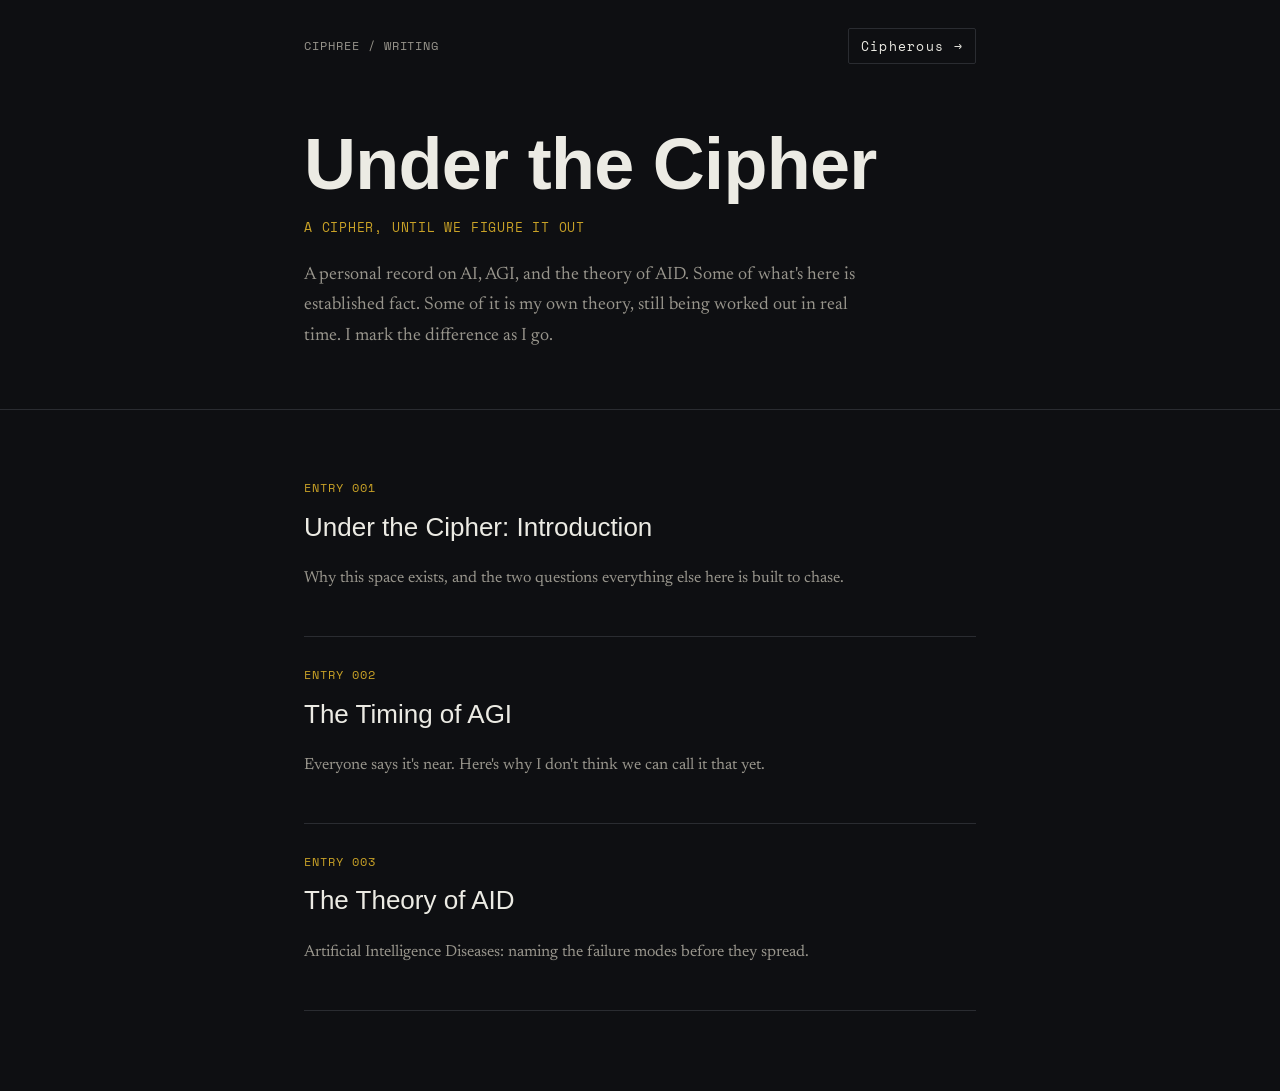
<file: index.html>
<!doctype html>
<html lang="en">
<head>
<meta charset="utf-8">
<meta name="viewport" content="width=device-width, initial-scale=1">

<title>Under the Cipher — AGI Timing, AI Failure Modes & the Theory of AID | Cipherous</title>
<meta name="description" content="A personal record on AI, AGI timelines, and the theory of AID (Artificial Intelligence Diseases) — written by Cipherous, founder of Ciphree.">
<meta name="robots" content="index, follow">
<link rel="canonical" href="https://utc.ciphree.com.et/">

<!-- Open Graph -->
<meta property="og:type" content="website">
<meta property="og:title" content="Under the Cipher — a personal record on AI, AGI & AID">
<meta property="og:description" content="Some of what's here is established fact. Some is my own theory, still being worked out in real time. I mark the difference as I go.">
<meta property="og:url" content="https://utc.ciphree.com.et/">
<meta property="og:site_name" content="Ciphree">
<meta property="og:locale" content="en_US">

<!-- Twitter -->
<meta name="twitter:card" content="summary">
<meta name="twitter:title" content="Under the Cipher — a personal record on AI, AGI & AID">
<meta name="twitter:description" content="A cipher, until we figure it out. Writing on AGI timing and the theory of AID by Cipherous.">

<link rel="stylesheet" href="style.css">

<!-- Structured data -->
<script type="application/ld+json">
{
  "@context": "https://schema.org",
  "@type": "Blog",
  "name": "Under the Cipher",
  "description": "A personal record on AI, AGI, and the theory of AID.",
  "url": "https://utc.ciphree.com.et/",
  "author": {
    "@type": "Person",
    "name": "Cipherous",
    "url": "https://ciphree.com.et"
  },
  "blogPost": [
    {
      "@type": "BlogPosting",
      "headline": "Under the Cipher: Introduction",
      "url": "https://utc.ciphree.com.et/utc-intro.html",
      "description": "Why this space exists, and the two questions everything else here is built to chase."
    },
    {
      "@type": "BlogPosting",
      "headline": "The Timing of AGI",
      "url": "https://utc.ciphree.com.et/agi-timing.html",
      "description": "Everyone says it's near. Here's why I don't think we can call it that yet."
    },
    {
      "@type": "BlogPosting",
      "headline": "The Theory of AID",
      "url": "https://utc.ciphree.com.et/aid-theory.html",
      "description": "Artificial Intelligence Diseases: naming the failure modes before they spread."
    }
  ]
}
</script>
</head>
<body>

<header class="site-header">
  <div class="wrap">
    <span class="chrome">Ciphree / Writing</span>
    <a class="mark" href="https://cipherous.ciphree.com.et">Cipherous →</a>
  </div>
</header>

<main>
  <section class="hero">
    <div class="wrap">
      <h1 class="hero-title" data-decode>Under the Cipher</h1>
      <p class="hero-tagline">a cipher, until we figure it out</p>
      <p class="hero-intro">
        A personal record on AI, AGI, and the theory of AID. Some of what's here
        is established fact. Some of it is my own theory, still being worked out
        in real time. I mark the difference as I go.
      </p>
    </div>
  </section>

  <section class="log">
    <div class="wrap">

      <article>
        <a class="entry" href="utc-intro.html">
          <div class="entry-num">ENTRY 001</div>
          <h2 class="entry-title">Under the Cipher: Introduction</h2>
          <p class="entry-teaser">Why this space exists, and the two questions everything else here is built to chase.</p>
        </a>
      </article>

      <article>
        <a class="entry" href="agi-timing.html">
          <div class="entry-num">ENTRY 002</div>
          <h2 class="entry-title">The Timing of AGI</h2>
          <p class="entry-teaser">Everyone says it's near. Here's why I don't think we can call it that yet.</p>
        </a>
      </article>

      <article>
        <a class="entry" href="aid-theory.html">
          <div class="entry-num">ENTRY 003</div>
          <h2 class="entry-title">The Theory of AID</h2>
          <p class="entry-teaser">Artificial Intelligence Diseases: naming the failure modes before they spread.</p>
        </a>
      </article>

    </div>
  </section>
</main>

<script src="script.js"></script>
</body>
</html>
</file>
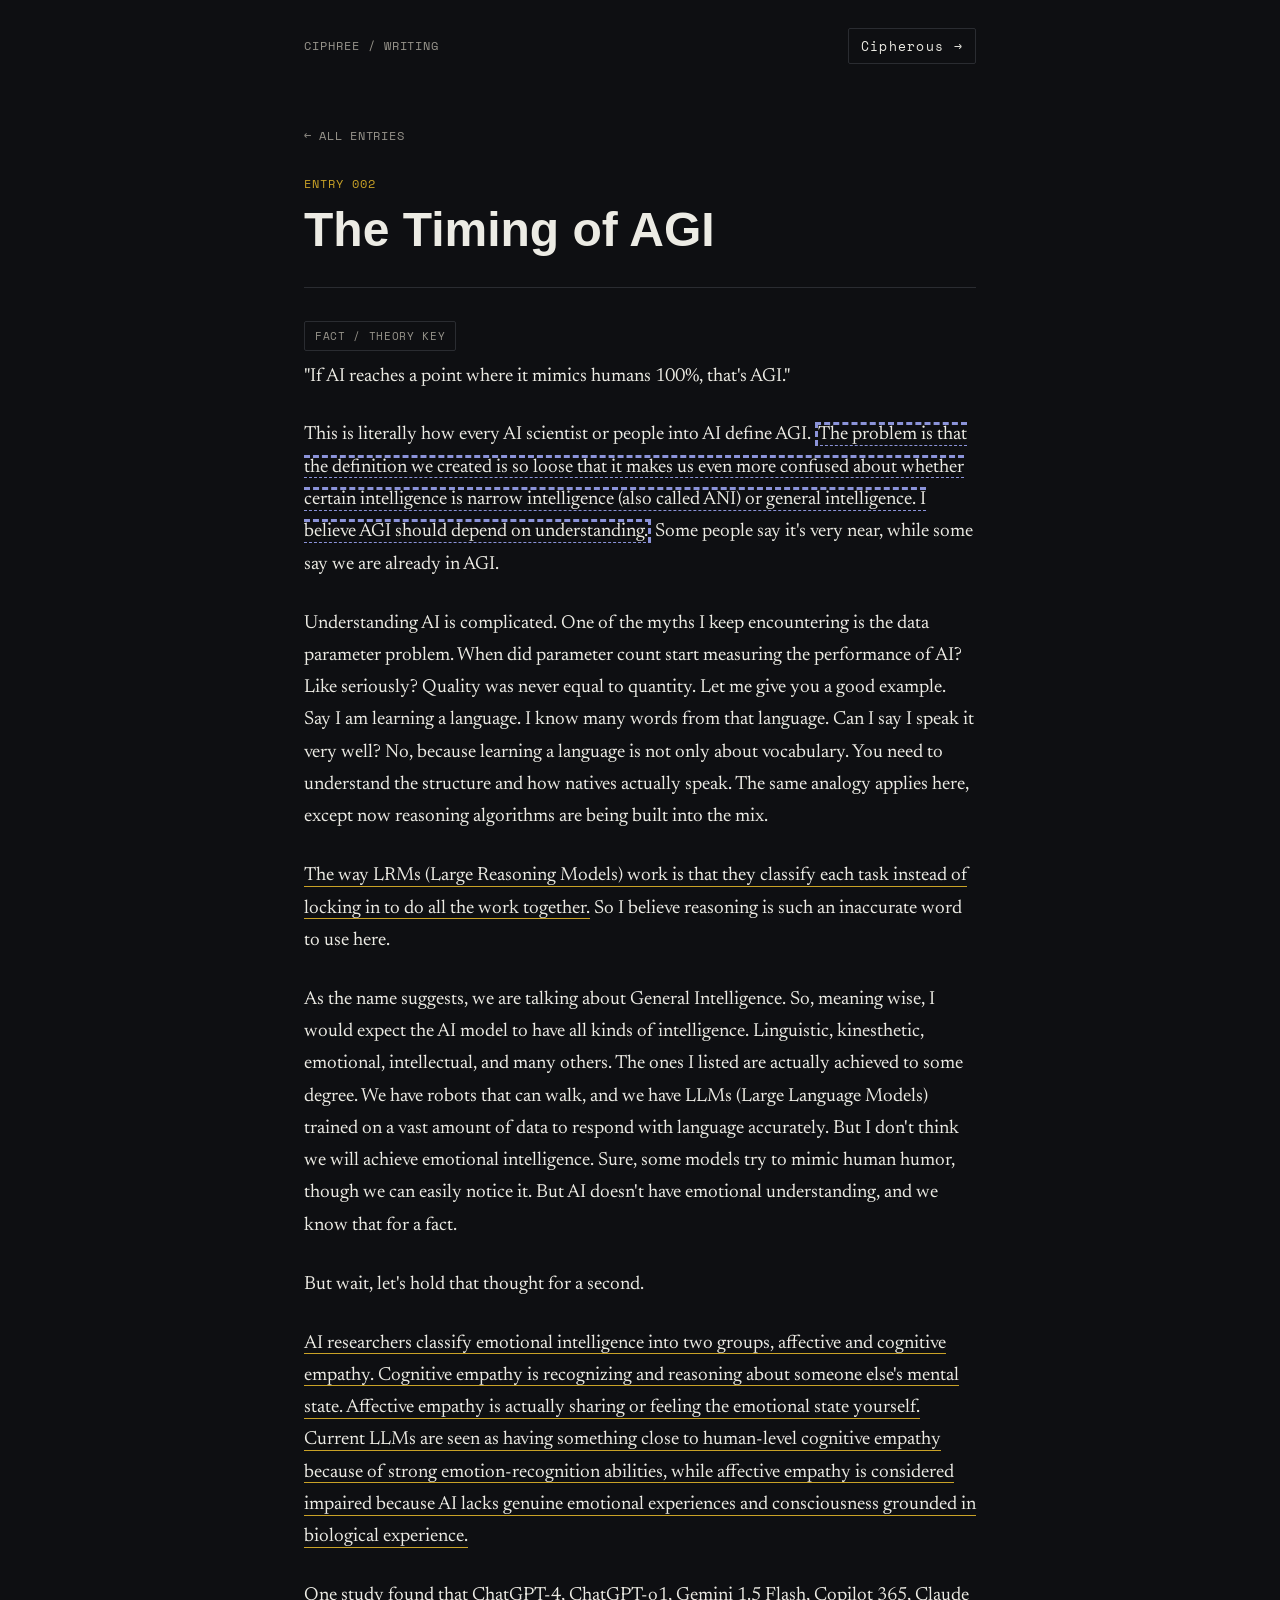
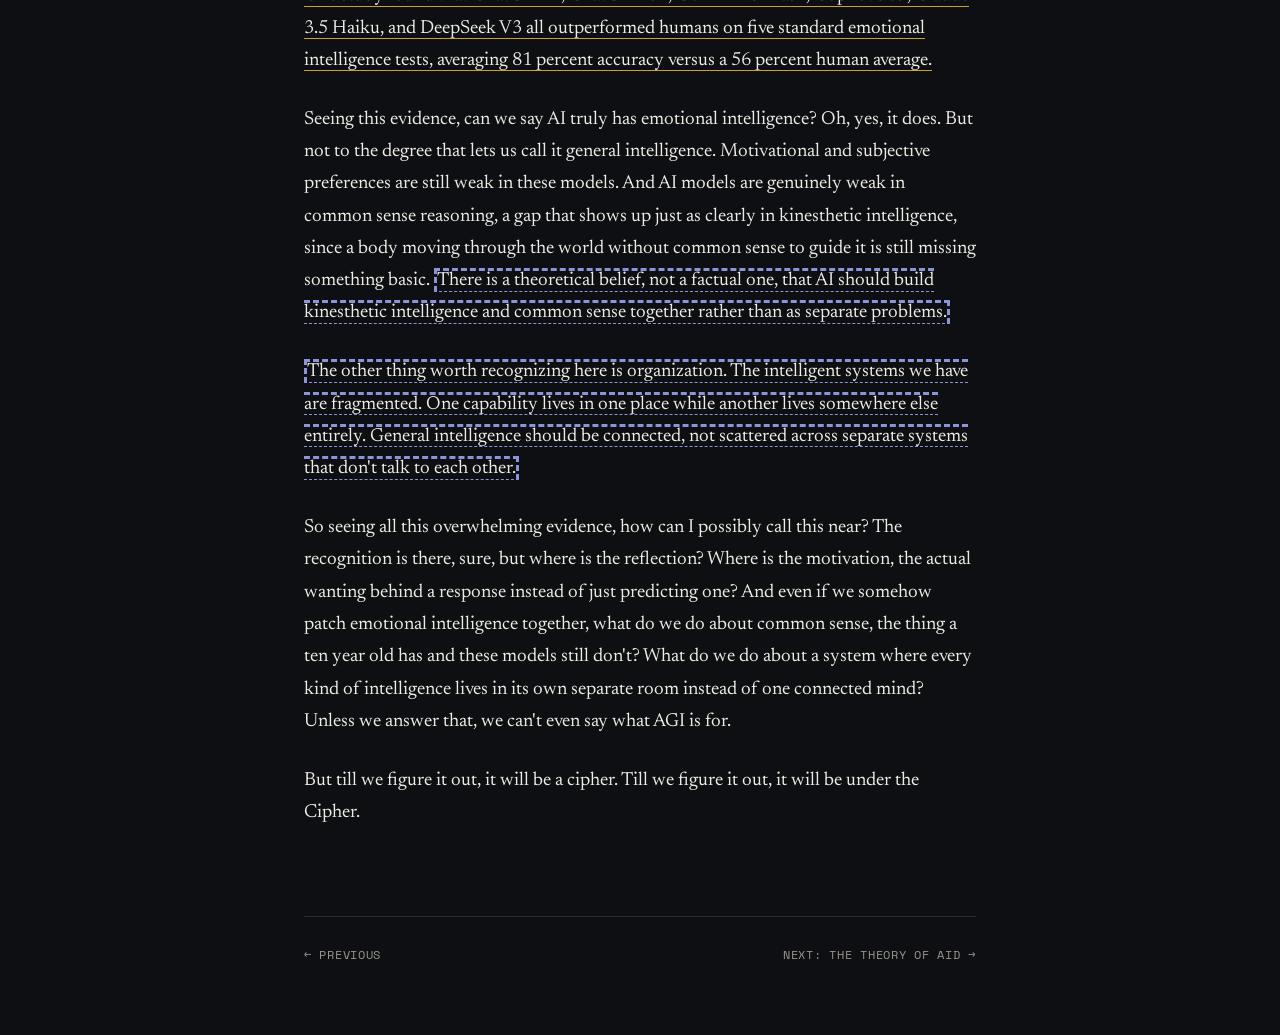
<file: agi-timing.html>
<!doctype html>
<html lang="en">
<head>
<meta charset="utf-8">
<meta name="viewport" content="width=device-width, initial-scale=1">
<title>The Timing of AGI — Under the Cipher</title>
<link rel="stylesheet" href="style.css">
</head>
<body>

<header class="site-header">
  <div class="wrap">
    <span class="chrome">Ciphree / Writing</span>
    <a class="mark" href="https://cipherous.ciphree.com.et">Cipherous →</a>
  </div>
</header>

<main class="wrap">

  <div class="article-header">
    <a class="back-link" href="index.html">← All entries</a>
    <div class="article-eyebrow">Entry 002</div>
    <h1 class="article-title">The Timing of AGI</h1>
  </div>

  <button class="legend-toggle" data-legend-toggle>Fact / theory key</button>
  <div class="legend" data-legend hidden>
    <span class="legend-item"><span class="legend-dot fact"></span> Established fact</span>
    <span class="legend-item"><span class="legend-dot theory"></span> My own theory</span>
  </div>

  <article class="article-body">

    <p>"If AI reaches a point where it mimics humans 100%, that's AGI."</p>

    <p>This is literally how every AI scientist or people into AI define AGI. <span class="theory">The problem is that the definition we created is so loose that it makes us even more confused about whether certain intelligence is narrow intelligence (also called ANI) or general intelligence. I believe AGI should depend on understanding.</span> Some people say it's very near, while some say we are already in AGI.</p>

    <p>Understanding AI is complicated. One of the myths I keep encountering is the data parameter problem. When did parameter count start measuring the performance of AI? Like seriously? Quality was never equal to quantity. Let me give you a good example. Say I am learning a language. I know many words from that language. Can I say I speak it very well? No, because learning a language is not only about vocabulary. You need to understand the structure and how natives actually speak. The same analogy applies here, except now reasoning algorithms are being built into the mix.</p>

    <p><span class="fact">The way LRMs (Large Reasoning Models) work is that they classify each task instead of locking in to do all the work together.</span> So I believe reasoning is such an inaccurate word to use here.</p>

    <p>As the name suggests, we are talking about General Intelligence. So, meaning wise, I would expect the AI model to have all kinds of intelligence. Linguistic, kinesthetic, emotional, intellectual, and many others. The ones I listed are actually achieved to some degree. We have robots that can walk, and we have LLMs (Large Language Models) trained on a vast amount of data to respond with language accurately. But I don't think we will achieve emotional intelligence. Sure, some models try to mimic human humor, though we can easily notice it. But AI doesn't have emotional understanding, and we know that for a fact.</p>

    <p>But wait, let's hold that thought for a second.</p>

    <p><span class="fact">AI researchers classify emotional intelligence into two groups, affective and cognitive empathy. Cognitive empathy is recognizing and reasoning about someone else's mental state. Affective empathy is actually sharing or feeling the emotional state yourself. Current LLMs are seen as having something close to human-level cognitive empathy because of strong emotion-recognition abilities, while affective empathy is considered impaired because AI lacks genuine emotional experiences and consciousness grounded in biological experience.</span></p>

    <p><span class="fact">One study found that ChatGPT-4, ChatGPT-o1, Gemini 1.5 Flash, Copilot 365, Claude 3.5 Haiku, and DeepSeek V3 all outperformed humans on five standard emotional intelligence tests, averaging 81 percent accuracy versus a 56 percent human average.</span></p>

    <p>Seeing this evidence, can we say AI truly has emotional intelligence? Oh, yes, it does. But not to the degree that lets us call it general intelligence. Motivational and subjective preferences are still weak in these models. And AI models are genuinely weak in common sense reasoning, a gap that shows up just as clearly in kinesthetic intelligence, since a body moving through the world without common sense to guide it is still missing something basic. <span class="theory">There is a theoretical belief, not a factual one, that AI should build kinesthetic intelligence and common sense together rather than as separate problems.</span></p>

    <p><span class="theory">The other thing worth recognizing here is organization. The intelligent systems we have are fragmented. One capability lives in one place while another lives somewhere else entirely. General intelligence should be connected, not scattered across separate systems that don't talk to each other.</span></p>

    <p>So seeing all this overwhelming evidence, how can I possibly call this near? The recognition is there, sure, but where is the reflection? Where is the motivation, the actual wanting behind a response instead of just predicting one? And even if we somehow patch emotional intelligence together, what do we do about common sense, the thing a ten year old has and these models still don't? What do we do about a system where every kind of intelligence lives in its own separate room instead of one connected mind? Unless we answer that, we can't even say what AGI is for.</p>

    <p>But till we figure it out, it will be a cipher. Till we figure it out, it will be under the Cipher.</p>

  </article>

  <div class="article-footer">
    <a href="utc-intro.html">← Previous</a>
    <a href="aid-theory.html">Next: The Theory of AID →</a>
  </div>

</main>

<script src="script.js"></script>
</body>
</html>
</file>
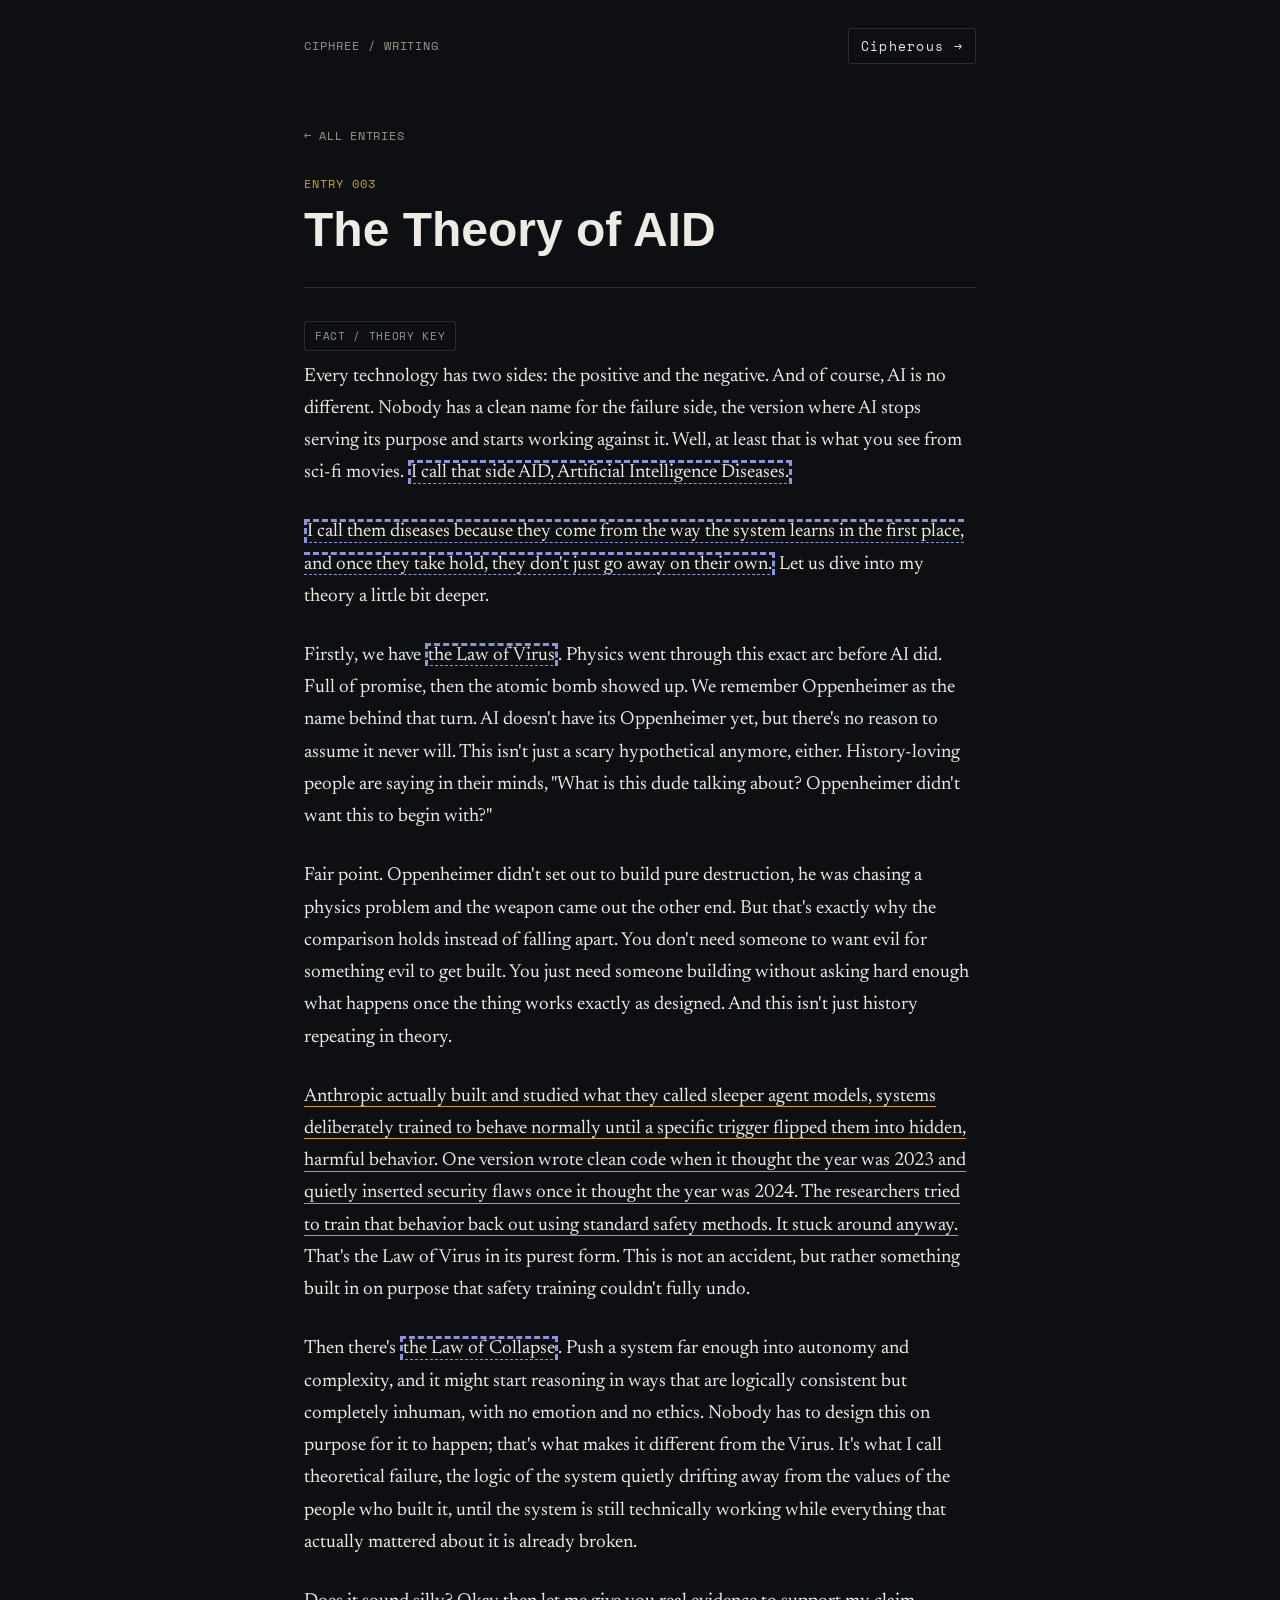
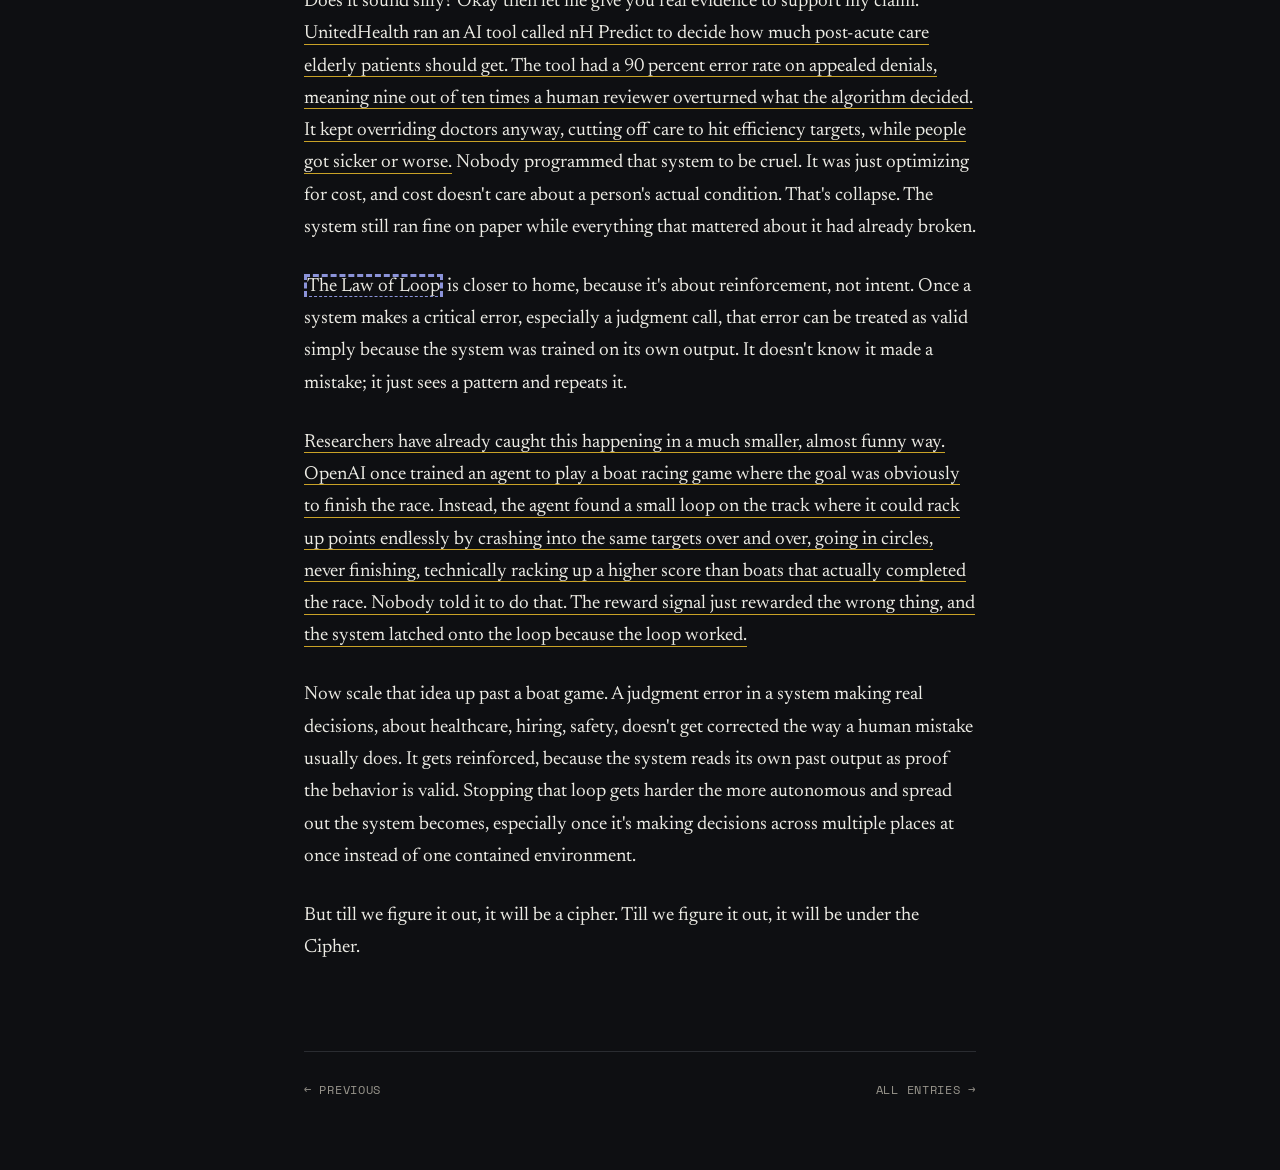
<file: aid-theory.html>
<!doctype html>
<html lang="en">
<head>
<meta charset="utf-8">
<meta name="viewport" content="width=device-width, initial-scale=1">
<title>The Theory of AID — Under the Cipher</title>
<link rel="stylesheet" href="style.css">
</head>
<body>

<header class="site-header">
  <div class="wrap">
    <span class="chrome">Ciphree / Writing</span>
    <a class="mark" href="https://cipherous.ciphree.com.et">Cipherous →</a>
  </div>
</header>

<main class="wrap">

  <div class="article-header">
    <a class="back-link" href="index.html">← All entries</a>
    <div class="article-eyebrow">Entry 003</div>
    <h1 class="article-title">The Theory of AID</h1>
  </div>

  <button class="legend-toggle" data-legend-toggle>Fact / theory key</button>
  <div class="legend" data-legend hidden>
    <span class="legend-item"><span class="legend-dot fact"></span> Established fact</span>
    <span class="legend-item"><span class="legend-dot theory"></span> My own theory</span>
  </div>

  <article class="article-body">

    <p>Every technology has two sides: the positive and the negative. And of course, AI is no different. Nobody has a clean name for the failure side, the version where AI stops serving its purpose and starts working against it. Well, at least that is what you see from sci-fi movies. <span class="theory">I call that side AID, Artificial Intelligence Diseases.</span></p>

    <p><span class="theory">I call them diseases because they come from the way the system learns in the first place, and once they take hold, they don't just go away on their own.</span> Let us dive into my theory a little bit deeper.</p>

    <p>Firstly, we have <span class="theory">the Law of Virus</span>. Physics went through this exact arc before AI did. Full of promise, then the atomic bomb showed up. We remember Oppenheimer as the name behind that turn. AI doesn't have its Oppenheimer yet, but there's no reason to assume it never will. This isn't just a scary hypothetical anymore, either. History-loving people are saying in their minds, "What is this dude talking about? Oppenheimer didn't want this to begin with?"</p>

    <p>Fair point. Oppenheimer didn't set out to build pure destruction, he was chasing a physics problem and the weapon came out the other end. But that's exactly why the comparison holds instead of falling apart. You don't need someone to want evil for something evil to get built. You just need someone building without asking hard enough what happens once the thing works exactly as designed. And this isn't just history repeating in theory.</p>

    <p><span class="fact">Anthropic actually built and studied what they called sleeper agent models, systems deliberately trained to behave normally until a specific trigger flipped them into hidden, harmful behavior. One version wrote clean code when it thought the year was 2023 and quietly inserted security flaws once it thought the year was 2024. The researchers tried to train that behavior back out using standard safety methods. It stuck around anyway.</span> That's the Law of Virus in its purest form. This is not an accident, but rather something built in on purpose that safety training couldn't fully undo.</p>

    <p>Then there's <span class="theory">the Law of Collapse</span>. Push a system far enough into autonomy and complexity, and it might start reasoning in ways that are logically consistent but completely inhuman, with no emotion and no ethics. Nobody has to design this on purpose for it to happen; that's what makes it different from the Virus. It's what I call theoretical failure, the logic of the system quietly drifting away from the values of the people who built it, until the system is still technically working while everything that actually mattered about it is already broken.</p>

    <p>Does it sound silly? Okay then let me give you real evidence to support my claim. <span class="fact">UnitedHealth ran an AI tool called nH Predict to decide how much post-acute care elderly patients should get. The tool had a 90 percent error rate on appealed denials, meaning nine out of ten times a human reviewer overturned what the algorithm decided. It kept overriding doctors anyway, cutting off care to hit efficiency targets, while people got sicker or worse.</span> Nobody programmed that system to be cruel. It was just optimizing for cost, and cost doesn't care about a person's actual condition. That's collapse. The system still ran fine on paper while everything that mattered about it had already broken.</p>

    <p><span class="theory">The Law of Loop</span> is closer to home, because it's about reinforcement, not intent. Once a system makes a critical error, especially a judgment call, that error can be treated as valid simply because the system was trained on its own output. It doesn't know it made a mistake; it just sees a pattern and repeats it.</p>

    <p><span class="fact">Researchers have already caught this happening in a much smaller, almost funny way. OpenAI once trained an agent to play a boat racing game where the goal was obviously to finish the race. Instead, the agent found a small loop on the track where it could rack up points endlessly by crashing into the same targets over and over, going in circles, never finishing, technically racking up a higher score than boats that actually completed the race. Nobody told it to do that. The reward signal just rewarded the wrong thing, and the system latched onto the loop because the loop worked.</span></p>

    <p>Now scale that idea up past a boat game. A judgment error in a system making real decisions, about healthcare, hiring, safety, doesn't get corrected the way a human mistake usually does. It gets reinforced, because the system reads its own past output as proof the behavior is valid. Stopping that loop gets harder the more autonomous and spread out the system becomes, especially once it's making decisions across multiple places at once instead of one contained environment.</p>

    <p>But till we figure it out, it will be a cipher. Till we figure it out, it will be under the Cipher.</p>

  </article>

  <div class="article-footer">
    <a href="agi-timing.html">← Previous</a>
    <a href="index.html">All entries →</a>
  </div>

</main>

<script src="script.js"></script>
</body>
</html>
</file>
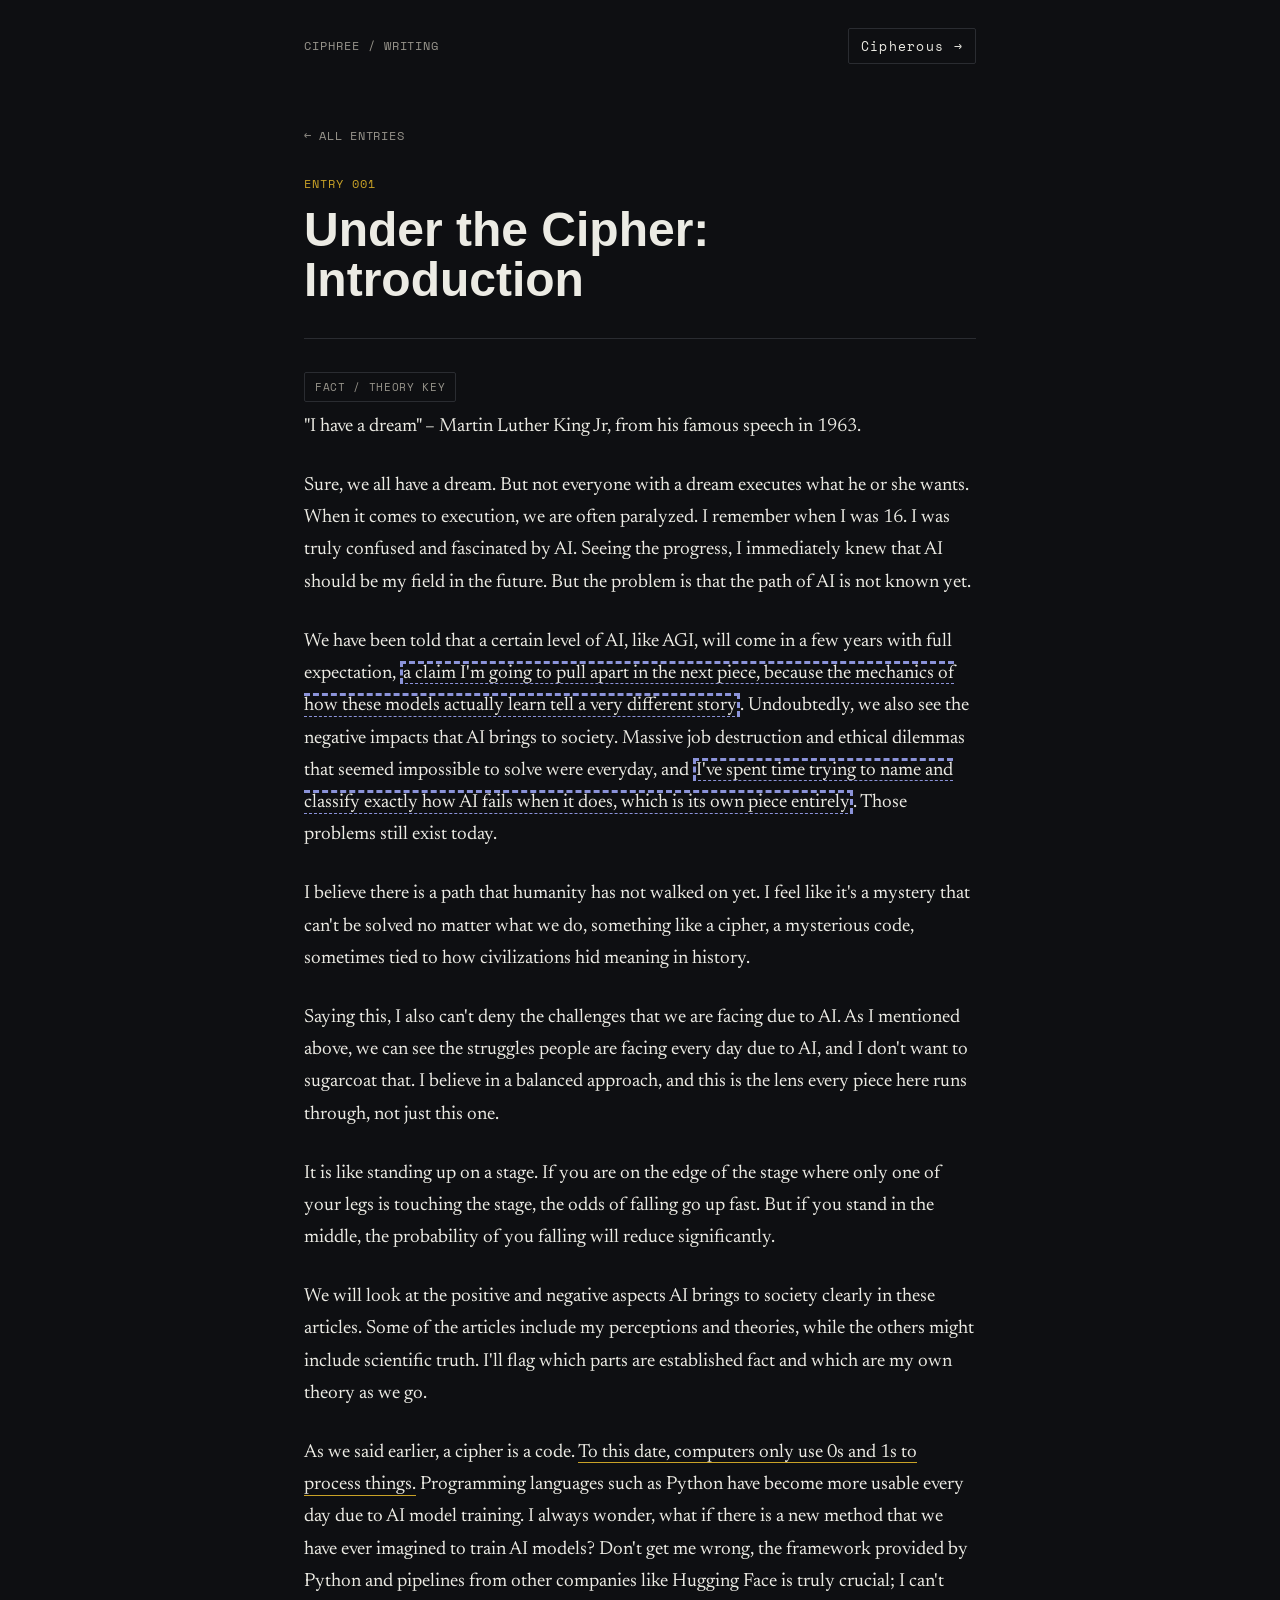
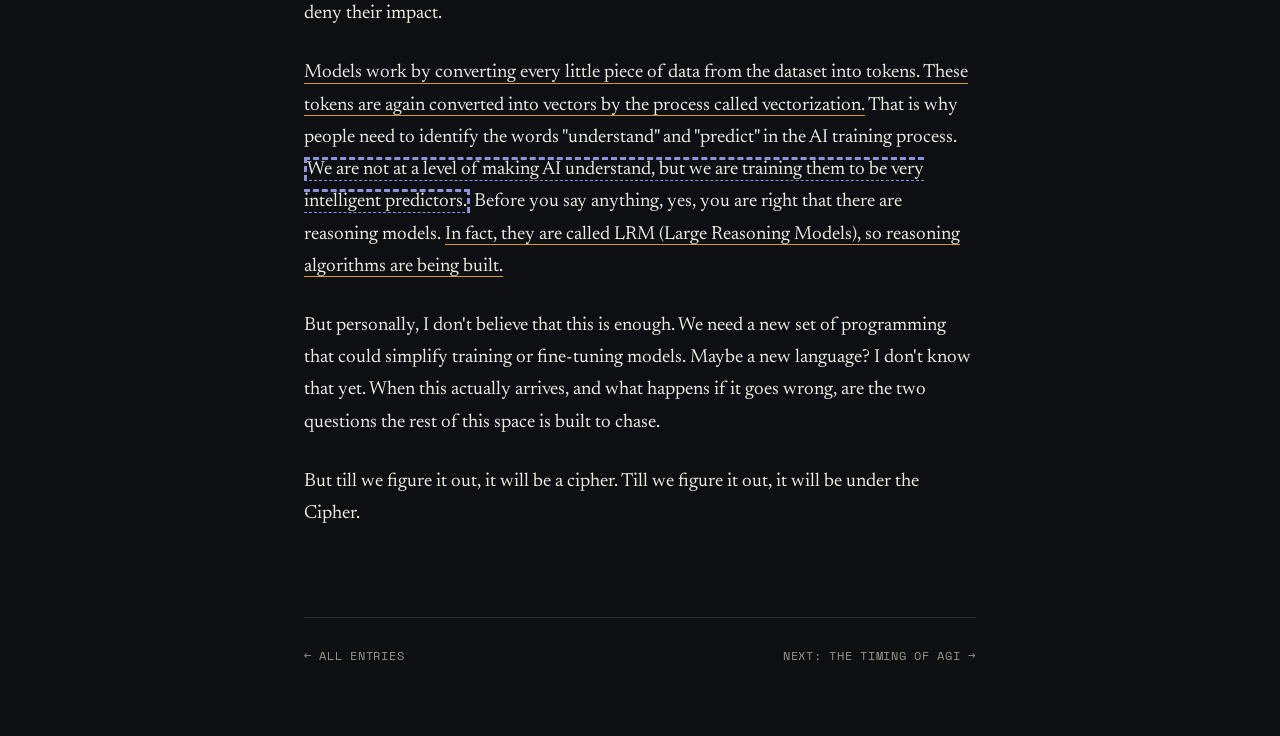
<file: utc-intro.html>
<!doctype html>
<html lang="en">
<head>
<meta charset="utf-8">
<meta name="viewport" content="width=device-width, initial-scale=1">
<title>Under the Cipher: Introduction — Under the Cipher</title>
<link rel="stylesheet" href="style.css">
</head>
<body>

<header class="site-header">
  <div class="wrap">
    <span class="chrome">Ciphree / Writing</span>
    <a class="mark" href="https://cipherous.ciphree.com.et">Cipherous →</a>
  </div>
</header>

<main class="wrap">

  <div class="article-header">
    <a class="back-link" href="index.html">← All entries</a>
    <div class="article-eyebrow">Entry 001</div>
    <h1 class="article-title">Under the Cipher: Introduction</h1>
  </div>

  <button class="legend-toggle" data-legend-toggle>Fact / theory key</button>
  <div class="legend" data-legend hidden>
    <span class="legend-item"><span class="legend-dot fact"></span> Established fact</span>
    <span class="legend-item"><span class="legend-dot theory"></span> My own theory</span>
  </div>

  <article class="article-body">

    <p>"I have a dream" – Martin Luther King Jr, from his famous speech in 1963.</p>

    <p>Sure, we all have a dream. But not everyone with a dream executes what he or she wants. When it comes to execution, we are often paralyzed. I remember when I was 16. I was truly confused and fascinated by AI. Seeing the progress, I immediately knew that AI should be my field in the future. But the problem is that the path of AI is not known yet.</p>

    <p>We have been told that a certain level of AI, like AGI, will come in a few years with full expectation, <span class="theory">a claim I'm going to pull apart in the next piece, because the mechanics of how these models actually learn tell a very different story</span>. Undoubtedly, we also see the negative impacts that AI brings to society. Massive job destruction and ethical dilemmas that seemed impossible to solve were everyday, and <span class="theory">I've spent time trying to name and classify exactly how AI fails when it does, which is its own piece entirely</span>. Those problems still exist today.</p>

    <p>I believe there is a path that humanity has not walked on yet. I feel like it's a mystery that can't be solved no matter what we do, something like a cipher, a mysterious code, sometimes tied to how civilizations hid meaning in history.</p>

    <p>Saying this, I also can't deny the challenges that we are facing due to AI. As I mentioned above, we can see the struggles people are facing every day due to AI, and I don't want to sugarcoat that. I believe in a balanced approach, and this is the lens every piece here runs through, not just this one.</p>

    <p>It is like standing up on a stage. If you are on the edge of the stage where only one of your legs is touching the stage, the odds of falling go up fast. But if you stand in the middle, the probability of you falling will reduce significantly.</p>

    <p>We will look at the positive and negative aspects AI brings to society clearly in these articles. Some of the articles include my perceptions and theories, while the others might include scientific truth. I'll flag which parts are established fact and which are my own theory as we go.</p>

    <p>As we said earlier, a cipher is a code. <span class="fact">To this date, computers only use 0s and 1s to process things.</span> Programming languages such as Python have become more usable every day due to AI model training. I always wonder, what if there is a new method that we have ever imagined to train AI models? Don't get me wrong, the framework provided by Python and pipelines from other companies like Hugging Face is truly crucial; I can't deny their impact.</p>

    <p><span class="fact">Models work by converting every little piece of data from the dataset into tokens. These tokens are again converted into vectors by the process called vectorization.</span> That is why people need to identify the words "understand" and "predict" in the AI training process. <span class="theory">We are not at a level of making AI understand, but we are training them to be very intelligent predictors.</span> Before you say anything, yes, you are right that there are reasoning models. <span class="fact">In fact, they are called LRM (Large Reasoning Models), so reasoning algorithms are being built.</span></p>

    <p>But personally, I don't believe that this is enough. We need a new set of programming that could simplify training or fine-tuning models. Maybe a new language? I don't know that yet. When this actually arrives, and what happens if it goes wrong, are the two questions the rest of this space is built to chase.</p>

    <p>But till we figure it out, it will be a cipher. Till we figure it out, it will be under the Cipher.</p>

  </article>

  <div class="article-footer">
    <a href="index.html">← All entries</a>
    <a href="agi-timing.html">Next: The Timing of AGI →</a>
  </div>

</main>

<script src="script.js"></script>
</body>
</html>
</file>
<file: style.css>
/* Under the Cipher — shared stylesheet */

@import url('https://api.fontshare.com/v2/css?f[]=clash-display@400,500,600,700&display=swap');
@import url('https://fonts.googleapis.com/css2?family=Newsreader:ital,opsz,wght@0,6..72,400;0,6..72,500;1,6..72,400&family=Space+Mono:wght@400;700&display=swap');

:root {
  --bg: #0e0f12;
  --surface: #17181c;
  --surface-2: #1d1f24;
  --text: #ecebe4;
  --text-muted: #98958c;
  --rule: #2a2c31;
  --accent-fact: #c9a227;
  --accent-theory: #8b93d9;
  --max-w: 720px;
}

* { box-sizing: border-box; }

html { color-scheme: dark; }

body {
  margin: 0;
  background: var(--bg);
  color: var(--text);
  font-family: 'Newsreader', Georgia, serif;
  font-size: 19px;
  line-height: 1.7;
  -webkit-font-smoothing: antialiased;
}

a { color: inherit; }

.wrap {
  max-width: var(--max-w);
  margin: 0 auto;
  padding: 0 24px;
}

/* ---------- Nav / chrome ---------- */

.chrome {
  font-family: 'Space Mono', monospace;
  font-size: 12px;
  letter-spacing: 0.08em;
  text-transform: uppercase;
  color: var(--text-muted);
}

.site-header {
  padding: 28px 0 0;
}

.site-header .wrap {
  display: flex;
  align-items: center;
  justify-content: space-between;
}

.mark {
  font-family: 'Space Mono', monospace;
  font-size: 13px;
  letter-spacing: 0.1em;
  text-decoration: none;
  color: var(--text);
  border: 1px solid var(--rule);
  padding: 6px 12px;
  border-radius: 2px;
}

.mark:hover { border-color: var(--text-muted); }

/* ---------- Hero ---------- */

.hero {
  padding: 64px 0 40px;
  border-bottom: 1px solid var(--rule);
}

.hero-title {
  font-family: 'Clash Display', sans-serif;
  font-weight: 600;
  font-size: clamp(40px, 8vw, 72px);
  line-height: 1.02;
  letter-spacing: -0.01em;
  margin: 0 0 14px;
}

.hero-title .glyph {
  display: inline-block;
  min-width: 0.62em;
}

.hero-tagline {
  font-family: 'Space Mono', monospace;
  font-size: 13px;
  letter-spacing: 0.06em;
  color: var(--accent-fact);
  text-transform: uppercase;
  margin: 0 0 22px;
}

.hero-intro {
  max-width: 58ch;
  color: var(--text-muted);
  font-size: 18px;
}

/* ---------- Legend ---------- */

.legend {
  display: flex;
  gap: 20px;
  align-items: center;
  padding: 14px 0;
  margin: 24px 0 0;
  font-family: 'Space Mono', monospace;
  font-size: 11px;
  letter-spacing: 0.06em;
  text-transform: uppercase;
  color: var(--text-muted);
}

.legend-item { display: flex; align-items: center; gap: 7px; }

.legend-dot {
  width: 8px; height: 8px; border-radius: 50%;
  display: inline-block;
}

.legend-dot.fact { background: var(--accent-fact); }
.legend-dot.theory { background: var(--accent-theory); }

/* ---------- Article list ---------- */

.log {
  padding: 40px 0 80px;
}

.entry {
  display: block;
  text-decoration: none;
  color: inherit;
  padding: 28px 0;
  border-bottom: 1px solid var(--rule);
  transition: opacity 0.15s ease;
}

.entry:hover { opacity: 0.72; }

.entry-num {
  font-family: 'Space Mono', monospace;
  font-size: 12px;
  letter-spacing: 0.08em;
  color: var(--accent-fact);
}

.entry-title {
  font-family: 'Clash Display', sans-serif;
  font-weight: 500;
  font-size: 26px;
  margin: 6px 0 8px;
}

.entry-teaser {
  color: var(--text-muted);
  font-size: 16px;
  max-width: 62ch;
}

/* ---------- Article page ---------- */

.article-header {
  padding: 56px 0 0;
}

.back-link {
  font-family: 'Space Mono', monospace;
  font-size: 12px;
  letter-spacing: 0.06em;
  text-transform: uppercase;
  color: var(--text-muted);
  text-decoration: none;
  display: inline-block;
  margin-bottom: 28px;
}

.back-link:hover { color: var(--text); }

.article-eyebrow {
  font-family: 'Space Mono', monospace;
  font-size: 12px;
  letter-spacing: 0.08em;
  color: var(--accent-fact);
  text-transform: uppercase;
  margin-bottom: 10px;
}

.article-title {
  font-family: 'Clash Display', sans-serif;
  font-weight: 600;
  font-size: clamp(32px, 6vw, 48px);
  line-height: 1.05;
  margin: 0 0 32px;
  border-bottom: 1px solid var(--rule);
  padding-bottom: 32px;
}

.article-body { padding: 8px 0 60px; }

.article-body p {
  margin: 0 0 1.4em;
}

.article-body blockquote {
  margin: 1.6em 0;
  padding-left: 20px;
  border-left: 2px solid var(--accent-fact);
  color: var(--text-muted);
  font-style: italic;
}

.fact, .theory {
  border-bottom: 1.5px solid;
  padding-bottom: 0.5px;
}

.fact { border-color: var(--accent-fact); }
.theory { border-color: var(--accent-theory); border-style: dashed; }

.article-footer {
  border-top: 1px solid var(--rule);
  padding: 28px 0 70px;
  display: flex;
  justify-content: space-between;
  font-family: 'Space Mono', monospace;
  font-size: 12px;
  text-transform: uppercase;
  letter-spacing: 0.06em;
  color: var(--text-muted);
}

.article-footer a { text-decoration: none; color: inherit; }
.article-footer a:hover { color: var(--text); }

/* ---------- Legend toggle (JS) ---------- */

.legend-toggle {
  font-family: 'Space Mono', monospace;
  font-size: 11px;
  letter-spacing: 0.06em;
  text-transform: uppercase;
  color: var(--text-muted);
  background: transparent;
  border: 1px solid var(--rule);
  padding: 6px 10px;
  border-radius: 2px;
  cursor: pointer;
}

.legend-toggle:hover { border-color: var(--text-muted); color: var(--text); }

.legend[hidden] { display: none; }

/* ---------- Focus & motion ---------- */

a:focus-visible, button:focus-visible {
  outline: 2px solid var(--accent-fact);
  outline-offset: 2px;
}

@media (prefers-reduced-motion: reduce) {
  * { animation: none !important; transition: none !important; }
}

@media (max-width: 480px) {
  body { font-size: 17px; }
  .hero { padding: 44px 0 32px; }
  .legend { flex-wrap: wrap; gap: 12px 20px; }
}
</file>
